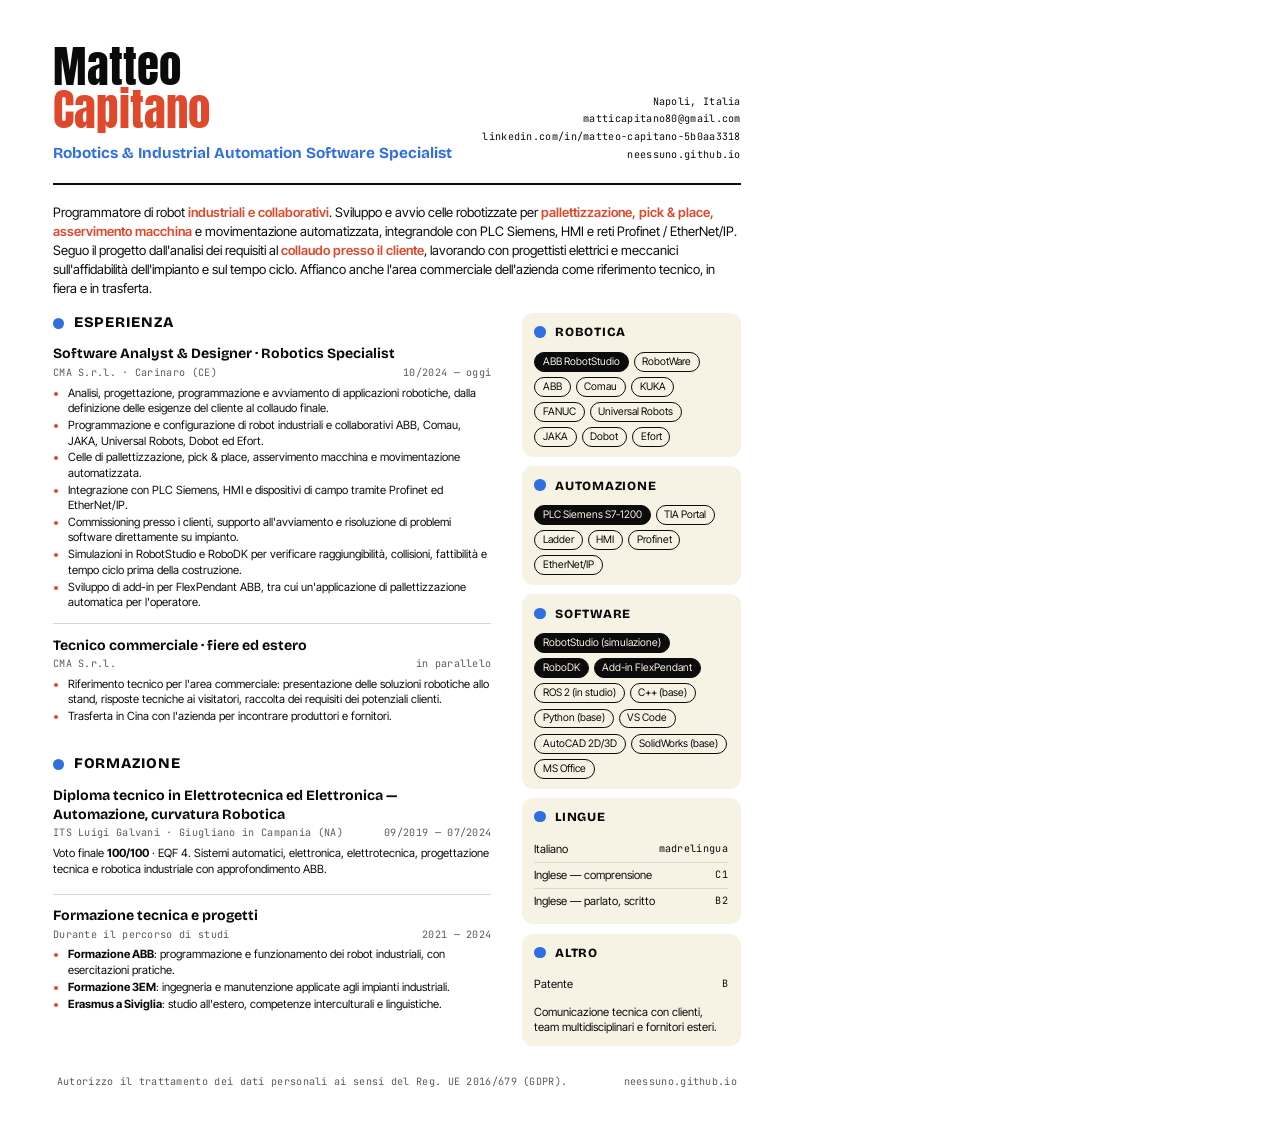
<file: cv/cv.html>
<!doctype html>
<html lang="it">
<head>
<meta charset="utf-8">
<title>Matteo Capitano — CV</title>
<link href="https://fonts.googleapis.com/css2?family=Anton&family=Bricolage+Grotesque:opsz,wght@12..96,400..800&family=Inter+Tight:wght@400;500;600&family=JetBrains+Mono:wght@400;500&display=swap" rel="stylesheet">
<style>
  @page { size: A4; margin: 0; }
  :root { --ink: #0B0B0C; --muted: #5d5b55; --line: #dcd9cf; --red: #E0482C; --blue: #2F6FE0; --cream: #F6F3E4; }
  * { box-sizing: border-box; }
  html, body { margin: 0; }
  body { font-family: "Inter Tight", system-ui, sans-serif; color: var(--ink); font-size: 8.5pt; line-height: 1.36; -webkit-print-color-adjust: exact; print-color-adjust: exact; }
  .page { width: 210mm; min-height: 297mm; padding: 12mm 14mm 14mm; position: relative; }
  .mono { font-family: "JetBrains Mono", monospace; font-size: 7.6pt; letter-spacing: .03em; }
  header { display: grid; grid-template-columns: 1fr auto; gap: 8mm; align-items: end; padding-bottom: 5mm; border-bottom: 2px solid var(--ink); }
  h1 { font-family: Anton, Impact, sans-serif; font-weight: 400; font-size: 34pt; line-height: .95; margin: 0; }
  h1 em { font-style: normal; color: var(--red); }
  .role { font-family: "Bricolage Grotesque", sans-serif; font-weight: 700; font-size: 11.5pt; margin: 3mm 0 0; color: var(--blue); }
  .contacts { text-align: right; line-height: 1.75; }
  .contacts a { color: inherit; text-decoration: none; }
  .profile { font-size: 9.8pt; line-height: 1.45; margin: 5mm 0 1mm; }
  .profile b { color: var(--red); font-weight: 600; }
  .grid { display: grid; grid-template-columns: 1fr 58mm; gap: 8mm; margin-top: 4mm; }
  h2 { font-family: "Bricolage Grotesque", sans-serif; font-weight: 800; font-size: 11pt; text-transform: uppercase; letter-spacing: .06em; margin: 0 0 3mm; display: flex; align-items: center; gap: 2.5mm; }
  h2::before { content: ""; width: 3mm; height: 3mm; border-radius: 50%; background: var(--blue); }
  section + section { margin-top: 4.5mm; }
  .job { padding: 0 0 3mm; margin-bottom: 3mm; border-bottom: 1px solid var(--line); }
  .job:last-child { border-bottom: 0; margin-bottom: 0; }
  .job h3 { font-family: "Bricolage Grotesque", sans-serif; font-weight: 700; font-size: 10.6pt; margin: 0; }
  .job .meta { color: var(--muted); margin: .6mm 0 1.6mm; display: flex; justify-content: space-between; }
  .job p { margin: 0 0 1.4mm; }
  ul { margin: 0; padding-left: 4mm; }
  li { margin: .4mm 0; }
  li::marker { color: var(--red); }
  aside .block { background: var(--cream); border-radius: 3mm; padding: 2.7mm 3.4mm; }
  aside .block + .block { margin-top: 2.4mm; }
  aside h2 { font-size: 9.4pt; }
  .tags { display: flex; flex-wrap: wrap; gap: 1.4mm; }
  .tags span { border: 1px solid var(--ink); border-radius: 99px; padding: .5mm 2mm; font-size: 7.8pt; }
  .tags span.on { background: var(--ink); color: var(--cream); }
  .kv { display: flex; justify-content: space-between; border-top: 1px solid var(--line); padding: 1.3mm 0; }
  .kv:first-of-type { border-top: 0; }
  footer { position: absolute; left: 15mm; right: 15mm; bottom: 9mm; display: flex; justify-content: space-between; color: var(--muted); }
</style>
</head>
<body>
<div class="page">
  <header>
    <div>
      <h1>Matteo<br><em>Capitano</em></h1>
      <p class="role">Robotics &amp; Industrial Automation Software Specialist</p>
    </div>
    <div class="contacts mono">
      Napoli, Italia<br>
      <a href="mailto:matticapitano80@gmail.com">matticapitano80@gmail.com</a><br>
      <a href="https://www.linkedin.com/in/matteo-capitano-5b0aa3318/">linkedin.com/in/matteo-capitano-5b0aa3318</a><br>
      <a href="https://neessuno.github.io">neessuno.github.io</a>
    </div>
  </header>

  <p class="profile">Programmatore di robot <b>industriali e collaborativi</b>. Sviluppo e avvio celle robotizzate per <b>pallettizzazione, pick &amp; place, asservimento macchina</b> e movimentazione automatizzata, integrandole con PLC Siemens, HMI e reti Profinet / EtherNet/IP. Seguo il progetto dall'analisi dei requisiti al <b>collaudo presso il cliente</b>, lavorando con progettisti elettrici e meccanici sull'affidabilità dell'impianto e sul tempo ciclo. Affianco anche l'area commerciale dell'azienda come riferimento tecnico, in fiera e in trasferta.</p>

  <div class="grid">
    <main>
      <section>
        <h2>Esperienza</h2>
        <div class="job">
          <h3>Software Analyst &amp; Designer · Robotics Specialist</h3>
          <p class="meta mono"><span>CMA S.r.l. · Carinaro (CE)</span><span>10/2024 — oggi</span></p>
          <ul>
            <li>Analisi, progettazione, programmazione e avviamento di applicazioni robotiche, dalla definizione delle esigenze del cliente al collaudo finale.</li>
            <li>Programmazione e configurazione di robot industriali e collaborativi ABB, Comau, JAKA, Universal Robots, Dobot ed Efort.</li>
            <li>Celle di pallettizzazione, pick &amp; place, asservimento macchina e movimentazione automatizzata.</li>
            <li>Integrazione con PLC Siemens, HMI e dispositivi di campo tramite Profinet ed EtherNet/IP.</li>
            <li>Commissioning presso i clienti, supporto all'avviamento e risoluzione di problemi software direttamente su impianto.</li>
            <li>Simulazioni in RobotStudio e RoboDK per verificare raggiungibilità, collisioni, fattibilità e tempo ciclo prima della costruzione.</li>
            <li>Sviluppo di add-in per FlexPendant ABB, tra cui un'applicazione di pallettizzazione automatica per l'operatore.</li>
          </ul>
        </div>
        <div class="job">
          <h3>Tecnico commerciale · fiere ed estero</h3>
          <p class="meta mono"><span>CMA S.r.l.</span><span>in parallelo</span></p>
          <ul>
            <li>Riferimento tecnico per l'area commerciale: presentazione delle soluzioni robotiche allo stand, risposte tecniche ai visitatori, raccolta dei requisiti dei potenziali clienti.</li>
            <li>Trasferta in Cina con l'azienda per incontrare produttori e fornitori.</li>
          </ul>
        </div>
      </section>

      <section>
        <h2>Formazione</h2>
        <div class="job">
          <h3>Diploma tecnico in Elettrotecnica ed Elettronica — Automazione, curvatura Robotica</h3>
          <p class="meta mono"><span>ITS Luigi Galvani · Giugliano in Campania (NA)</span><span>09/2019 — 07/2024</span></p>
          <p>Voto finale <b>100/100</b> · EQF 4. Sistemi automatici, elettronica, elettrotecnica, progettazione tecnica e robotica industriale con approfondimento ABB.</p>
        </div>
        <div class="job">
          <h3>Formazione tecnica e progetti</h3>
          <p class="meta mono"><span>Durante il percorso di studi</span><span>2021 — 2024</span></p>
          <ul>
            <li><b>Formazione ABB</b>: programmazione e funzionamento dei robot industriali, con esercitazioni pratiche.</li>
            <li><b>Formazione 3EM</b>: ingegneria e manutenzione applicate agli impianti industriali.</li>
            <li><b>Erasmus a Siviglia</b>: studio all'estero, competenze interculturali e linguistiche.</li>
          </ul>
        </div>
      </section>
    </main>

    <aside>
      <div class="block">
        <h2>Robotica</h2>
        <div class="tags"><span class="on">ABB RobotStudio</span><span>RobotWare</span><span>ABB</span><span>Comau</span><span>KUKA</span><span>FANUC</span><span>Universal Robots</span><span>JAKA</span><span>Dobot</span><span>Efort</span></div>
      </div>
      <div class="block">
        <h2>Automazione</h2>
        <div class="tags"><span class="on">PLC Siemens S7-1200</span><span>TIA Portal</span><span>Ladder</span><span>HMI</span><span>Profinet</span><span>EtherNet/IP</span></div>
      </div>
      <div class="block">
        <h2>Software</h2>
        <div class="tags"><span class="on">RobotStudio (simulazione)</span><span class="on">RoboDK</span><span class="on">Add-in FlexPendant</span><span>ROS 2 (in studio)</span><span>C++ (base)</span><span>Python (base)</span><span>VS Code</span><span>AutoCAD 2D/3D</span><span>SolidWorks (base)</span><span>MS Office</span></div>
      </div>
      <div class="block">
        <h2>Lingue</h2>
        <div class="kv"><span>Italiano</span><span class="mono">madrelingua</span></div>
        <div class="kv"><span>Inglese — comprensione</span><span class="mono">C1</span></div>
        <div class="kv"><span>Inglese — parlato, scritto</span><span class="mono">B2</span></div>
      </div>
      <div class="block">
        <h2>Altro</h2>
        <div class="kv"><span>Patente</span><span class="mono">B</span></div>
        <p style="margin:2mm 0 0">Comunicazione tecnica con clienti, team multidisciplinari e fornitori esteri.</p>
      </div>
    </aside>
  </div>

  <footer class="mono"><span>Autorizzo il trattamento dei dati personali ai sensi del Reg. UE 2016/679 (GDPR).</span><span>neessuno.github.io</span></footer>
</div>
</body>
</html>
</file>
